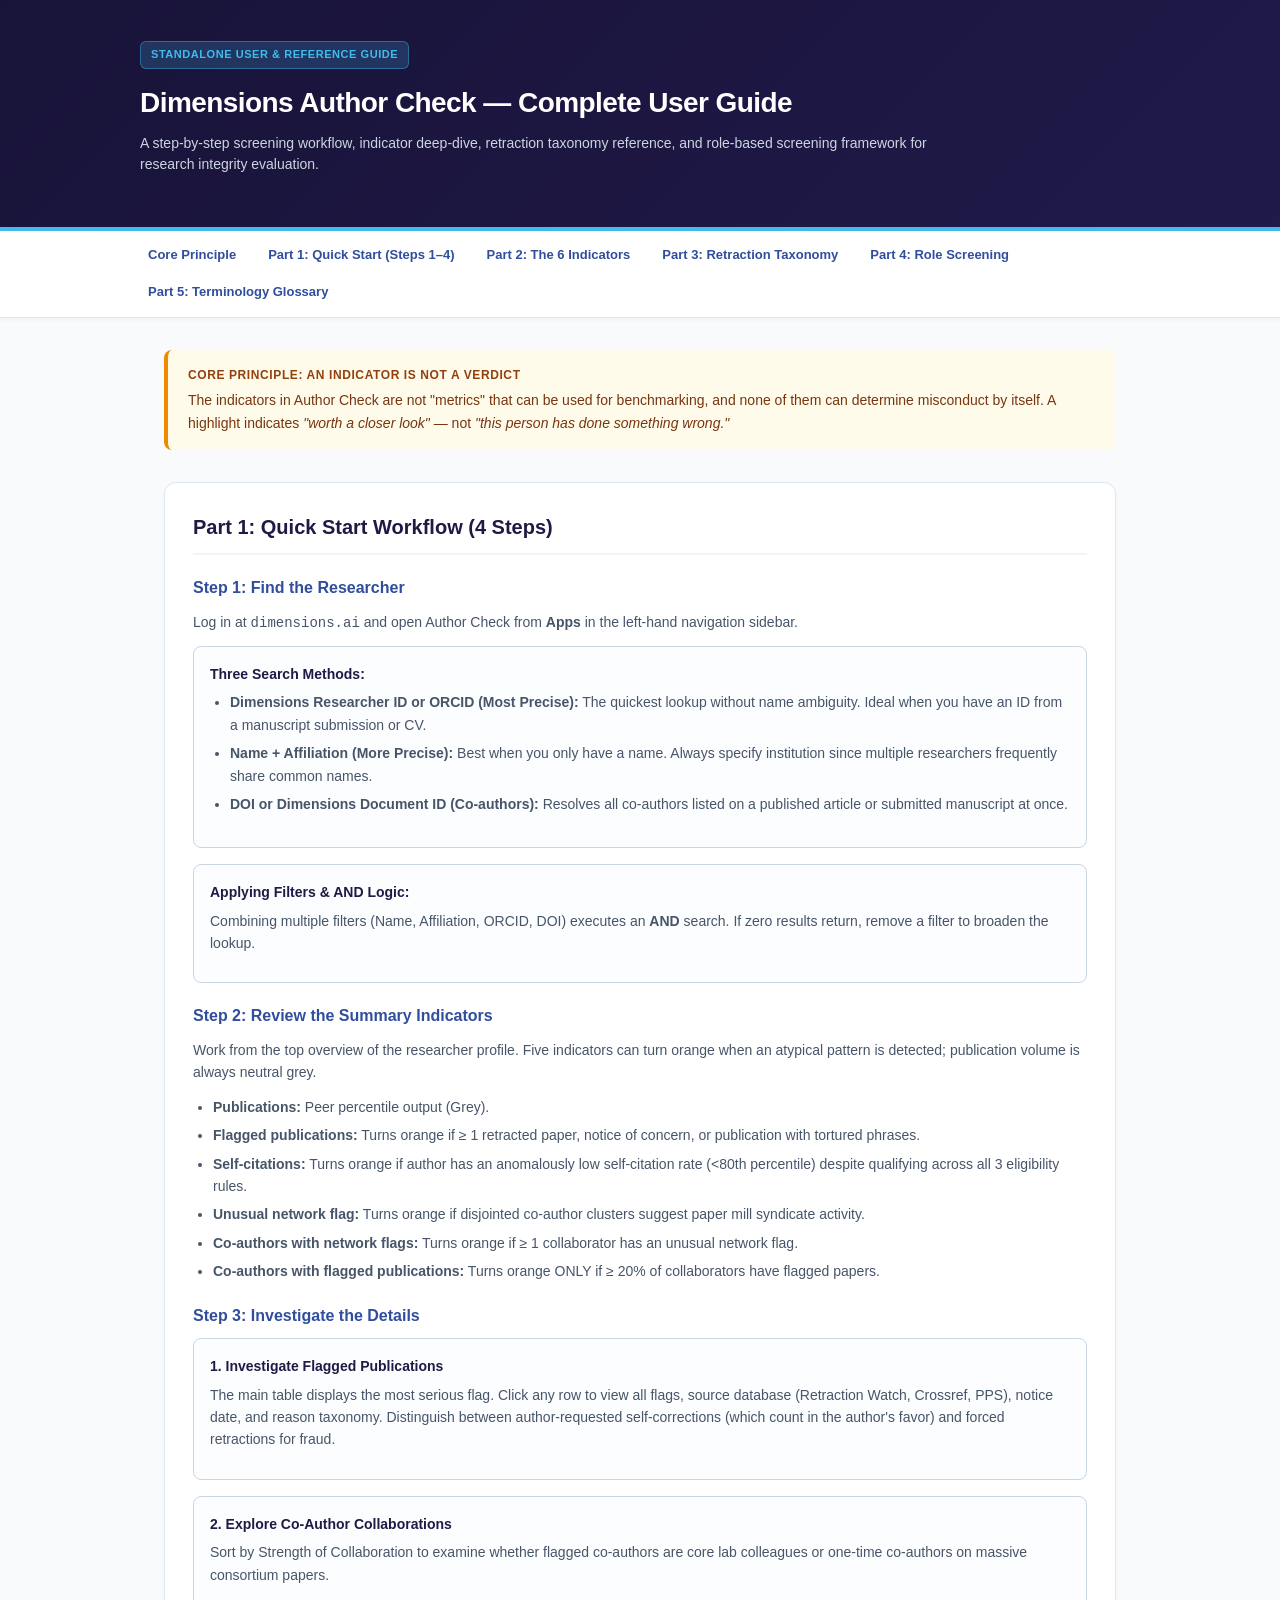
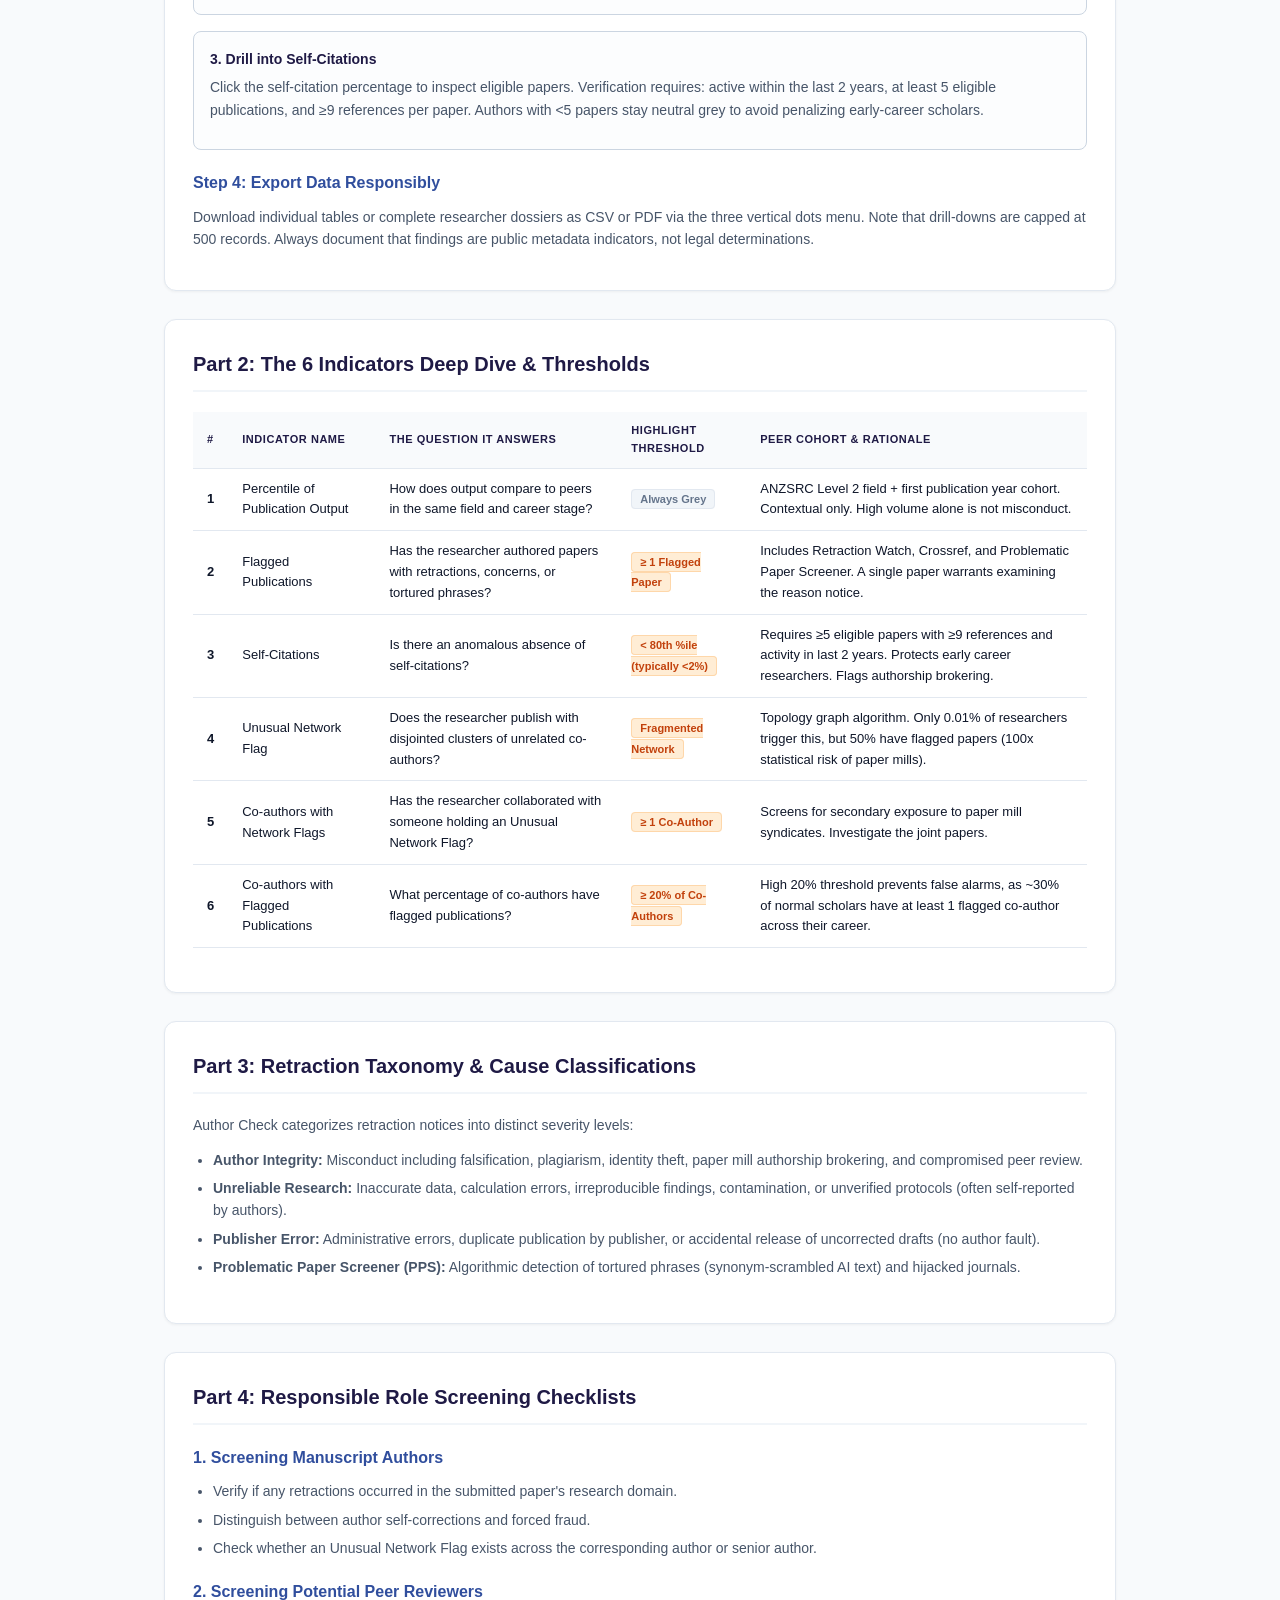
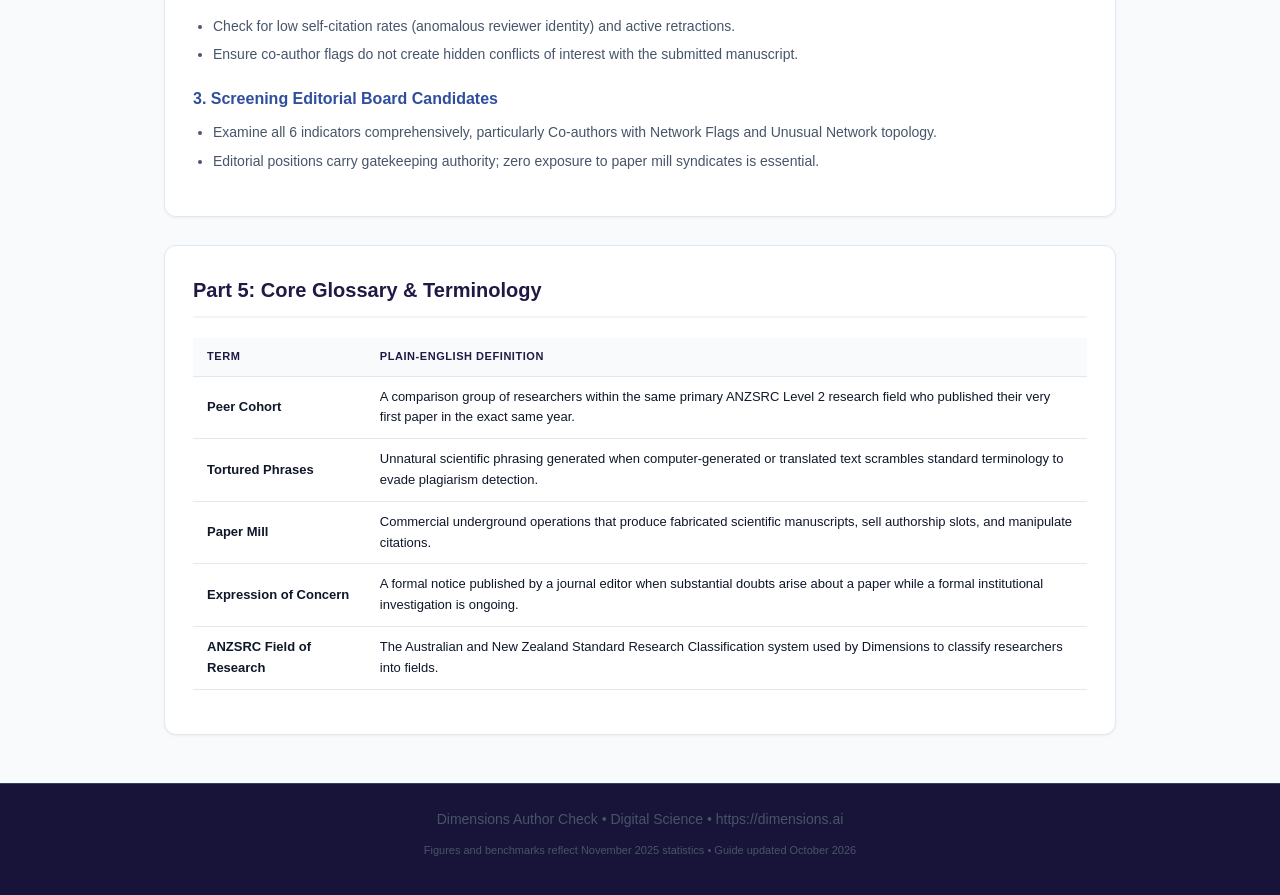
<file: public/Dimensions_Author_Check_User_Guide.html>
<!DOCTYPE html>
<html lang="en">
<head>
  <meta charset="UTF-8" />
  <meta name="viewport" content="width=device-width, initial-scale=1.0" />
  <title>Dimensions Author Check — User & Indicator Guide (Complete Reference)</title>
  <style>
    :root {
      --primary: #1f1a45;
      --secondary: #304e9d;
      --accent-blue: #40bbed;
      --accent-orange: #f18900;
      --accent-purple: #9333ea;
      --accent-green: #10b981;
      --bg-page: #f8fafc;
      --bg-card: #ffffff;
      --text-main: #0f172a;
      --text-muted: #475569;
      --border: #e2e8f0;
    }

    * {
      box-sizing: border-box;
      margin: 0;
      padding: 0;
    }

    body {
      font-family: -apple-system, BlinkMacSystemFont, "Segoe UI", Roboto, Helvetica, Arial, sans-serif;
      background-color: var(--bg-page);
      color: var(--text-main);
      line-height: 1.6;
      padding: 0;
    }

    header {
      background: linear-gradient(135deg, #181338 0%, #201a4a 100%);
      color: #ffffff;
      padding: 40px 24px;
      border-bottom: 4px solid var(--accent-blue);
    }

    .header-container {
      max-width: 1000px;
      margin: 0 auto;
    }

    .badge {
      display: inline-block;
      font-size: 11px;
      font-weight: 800;
      text-transform: uppercase;
      letter-spacing: 0.05em;
      padding: 4px 10px;
      border-radius: 6px;
      background: rgba(64, 187, 237, 0.2);
      color: var(--accent-blue);
      border: 1px solid rgba(64, 187, 237, 0.4);
      margin-bottom: 12px;
    }

    h1 {
      font-size: 28px;
      font-weight: 800;
      letter-spacing: -0.02em;
      margin-bottom: 8px;
    }

    .subtitle {
      font-size: 14px;
      color: #cbd5e1;
      max-width: 800px;
      line-height: 1.5;
    }

    .nav-bar {
      background: #ffffff;
      border-bottom: 1px solid var(--border);
      position: sticky;
      top: 0;
      z-index: 100;
      padding: 10px 24px;
      box-shadow: 0 2px 4px rgba(0,0,0,0.04);
    }

    .nav-container {
      max-width: 1000px;
      margin: 0 auto;
      display: flex;
      flex-wrap: wrap;
      gap: 8px 16px;
      align-items: center;
      font-size: 13px;
    }

    .nav-container a {
      color: var(--secondary);
      text-decoration: none;
      font-weight: 600;
      padding: 4px 8px;
      border-radius: 4px;
      transition: background 0.15s;
    }

    .nav-container a:hover {
      background: #e2e8f0;
      color: #0f172a;
    }

    main {
      max-width: 1000px;
      margin: 32px auto;
      padding: 0 24px;
    }

    .callout-principle {
      background: #fffbeb;
      border-left: 4px solid var(--accent-orange);
      padding: 16px 20px;
      border-radius: 8px;
      margin-bottom: 32px;
      font-size: 14px;
      color: #78350f;
    }

    .callout-principle strong {
      color: #92400e;
      display: block;
      margin-bottom: 4px;
      text-transform: uppercase;
      font-size: 12px;
      letter-spacing: 0.05em;
    }

    section {
      background: var(--bg-card);
      border: 1px solid var(--border);
      border-radius: 12px;
      padding: 28px;
      margin-bottom: 28px;
      box-shadow: 0 1px 3px rgba(0,0,0,0.05);
    }

    h2 {
      font-size: 20px;
      font-weight: 700;
      color: var(--primary);
      border-bottom: 2px solid #f1f5f9;
      padding-bottom: 10px;
      margin-bottom: 20px;
      display: flex;
      align-items: center;
      gap: 8px;
    }

    h3 {
      font-size: 16px;
      font-weight: 700;
      color: var(--secondary);
      margin: 20px 0 10px 0;
    }

    p, li {
      font-size: 14px;
      color: var(--text-muted);
      margin-bottom: 12px;
    }

    ul, ol {
      padding-left: 20px;
      margin-bottom: 16px;
    }

    li {
      margin-bottom: 6px;
    }

    table {
      width: 100%;
      border-collapse: collapse;
      margin: 16px 0;
      font-size: 13px;
    }

    th, td {
      padding: 10px 14px;
      text-align: left;
      border-bottom: 1px solid var(--border);
    }

    th {
      background: #f8fafc;
      color: var(--primary);
      font-weight: 700;
      text-transform: uppercase;
      font-size: 11px;
      letter-spacing: 0.05em;
    }

    tr:hover {
      background: #f1f5f9;
    }

    .badge-orange {
      background: #ffedd5;
      color: #c2410c;
      padding: 3px 8px;
      border-radius: 4px;
      font-weight: 700;
      font-size: 11px;
      border: 1px solid #fed7aa;
    }

    .badge-grey {
      background: #f1f5f9;
      color: #64748b;
      padding: 3px 8px;
      border-radius: 4px;
      font-weight: 700;
      font-size: 11px;
      border: 1px solid #e2e8f0;
    }

    .step-box {
      border: 1px solid #cbd5e1;
      border-radius: 8px;
      padding: 16px;
      margin-bottom: 16px;
      background: #fcfdfe;
    }

    .step-box h4 {
      font-size: 14px;
      font-weight: 700;
      color: var(--primary);
      margin-bottom: 6px;
    }

    footer {
      background: #181338;
      color: #94a3b8;
      padding: 24px;
      text-align: center;
      font-size: 12px;
      border-top: 1px solid #334155;
      margin-top: 48px;
    }

    @media print {
      body { background: #fff; }
      .nav-bar { display: none; }
      section { box-shadow: none; border: none; padding: 12px 0; }
      header { background: #fff; color: #000; border-bottom: 2px solid #000; padding: 20px 0; }
    }
  </style>
</head>
<body>

  <header>
    <div class="header-container">
      <span class="badge">Standalone User &amp; Reference Guide</span>
      <h1>Dimensions Author Check — Complete User Guide</h1>
      <p class="subtitle">
        A step-by-step screening workflow, indicator deep-dive, retraction taxonomy reference, and role-based screening framework for research integrity evaluation.
      </p>
    </div>
  </header>

  <nav class="nav-bar">
    <div class="nav-container">
      <a href="#principle">Core Principle</a>
      <a href="#quickstart">Part 1: Quick Start (Steps 1–4)</a>
      <a href="#indicators">Part 2: The 6 Indicators</a>
      <a href="#taxonomy">Part 3: Retraction Taxonomy</a>
      <a href="#roles">Part 4: Role Screening</a>
      <a href="#glossary">Part 5: Terminology Glossary</a>
    </div>
  </nav>

  <main>
    <div id="principle" class="callout-principle">
      <strong>Core Principle: An Indicator Is Not a Verdict</strong>
      The indicators in Author Check are not "metrics" that can be used for benchmarking, and none of them can determine misconduct by itself. A highlight indicates <em>"worth a closer look"</em> — not <em>"this person has done something wrong."</em>
    </div>

    <!-- PART 1: QUICK START WORKFLOW -->
    <section id="quickstart">
      <h2>Part 1: Quick Start Workflow (4 Steps)</h2>

      <h3>Step 1: Find the Researcher</h3>
      <p>Log in at <code>dimensions.ai</code> and open Author Check from <strong>Apps</strong> in the left-hand navigation sidebar.</p>
      
      <div class="step-box">
        <h4>Three Search Methods:</h4>
        <ul>
          <li><strong>Dimensions Researcher ID or ORCID (Most Precise):</strong> The quickest lookup without name ambiguity. Ideal when you have an ID from a manuscript submission or CV.</li>
          <li><strong>Name + Affiliation (More Precise):</strong> Best when you only have a name. Always specify institution since multiple researchers frequently share common names.</li>
          <li><strong>DOI or Dimensions Document ID (Co-authors):</strong> Resolves all co-authors listed on a published article or submitted manuscript at once.</li>
        </ul>
      </div>

      <div class="step-box">
        <h4>Applying Filters &amp; AND Logic:</h4>
        <p>Combining multiple filters (Name, Affiliation, ORCID, DOI) executes an <strong>AND</strong> search. If zero results return, remove a filter to broaden the lookup.</p>
      </div>

      <h3>Step 2: Review the Summary Indicators</h3>
      <p>Work from the top overview of the researcher profile. Five indicators can turn orange when an atypical pattern is detected; publication volume is always neutral grey.</p>
      <ul>
        <li><strong>Publications:</strong> Peer percentile output (Grey).</li>
        <li><strong>Flagged publications:</strong> Turns orange if &ge; 1 retracted paper, notice of concern, or publication with tortured phrases.</li>
        <li><strong>Self-citations:</strong> Turns orange if author has an anomalously low self-citation rate (&lt;80th percentile) despite qualifying across all 3 eligibility rules.</li>
        <li><strong>Unusual network flag:</strong> Turns orange if disjointed co-author clusters suggest paper mill syndicate activity.</li>
        <li><strong>Co-authors with network flags:</strong> Turns orange if &ge; 1 collaborator has an unusual network flag.</li>
        <li><strong>Co-authors with flagged publications:</strong> Turns orange ONLY if &ge; 20% of collaborators have flagged papers.</li>
      </ul>

      <h3>Step 3: Investigate the Details</h3>
      <div class="step-box">
        <h4>1. Investigate Flagged Publications</h4>
        <p>The main table displays the most serious flag. Click any row to view all flags, source database (Retraction Watch, Crossref, PPS), notice date, and reason taxonomy. Distinguish between author-requested self-corrections (which count in the author's favor) and forced retractions for fraud.</p>
      </div>
      <div class="step-box">
        <h4>2. Explore Co-Author Collaborations</h4>
        <p>Sort by Strength of Collaboration to examine whether flagged co-authors are core lab colleagues or one-time co-authors on massive consortium papers.</p>
      </div>
      <div class="step-box">
        <h4>3. Drill into Self-Citations</h4>
        <p>Click the self-citation percentage to inspect eligible papers. Verification requires: active within the last 2 years, at least 5 eligible publications, and &ge;9 references per paper. Authors with &lt;5 papers stay neutral grey to avoid penalizing early-career scholars.</p>
      </div>

      <h3>Step 4: Export Data Responsibly</h3>
      <p>Download individual tables or complete researcher dossiers as CSV or PDF via the three vertical dots menu. Note that drill-downs are capped at 500 records. Always document that findings are public metadata indicators, not legal determinations.</p>
    </section>

    <!-- PART 2: THE 6 INDICATORS -->
    <section id="indicators">
      <h2>Part 2: The 6 Indicators Deep Dive &amp; Thresholds</h2>
      <table>
        <thead>
          <tr>
            <th>#</th>
            <th>Indicator Name</th>
            <th>The Question It Answers</th>
            <th>Highlight Threshold</th>
            <th>Peer Cohort &amp; Rationale</th>
          </tr>
        </thead>
        <tbody>
          <tr>
            <td><strong>1</strong></td>
            <td>Percentile of Publication Output</td>
            <td>How does output compare to peers in the same field and career stage?</td>
            <td><span class="badge-grey">Always Grey</span></td>
            <td>ANZSRC Level 2 field + first publication year cohort. Contextual only. High volume alone is not misconduct.</td>
          </tr>
          <tr>
            <td><strong>2</strong></td>
            <td>Flagged Publications</td>
            <td>Has the researcher authored papers with retractions, concerns, or tortured phrases?</td>
            <td><span class="badge-orange">&ge; 1 Flagged Paper</span></td>
            <td>Includes Retraction Watch, Crossref, and Problematic Paper Screener. A single paper warrants examining the reason notice.</td>
          </tr>
          <tr>
            <td><strong>3</strong></td>
            <td>Self-Citations</td>
            <td>Is there an anomalous absence of self-citations?</td>
            <td><span class="badge-orange">&lt; 80th %ile (typically &lt;2%)</span></td>
            <td>Requires &ge;5 eligible papers with &ge;9 references and activity in last 2 years. Protects early career researchers. Flags authorship brokering.</td>
          </tr>
          <tr>
            <td><strong>4</strong></td>
            <td>Unusual Network Flag</td>
            <td>Does the researcher publish with disjointed clusters of unrelated co-authors?</td>
            <td><span class="badge-orange">Fragmented Network</span></td>
            <td>Topology graph algorithm. Only 0.01% of researchers trigger this, but 50% have flagged papers (100x statistical risk of paper mills).</td>
          </tr>
          <tr>
            <td><strong>5</strong></td>
            <td>Co-authors with Network Flags</td>
            <td>Has the researcher collaborated with someone holding an Unusual Network Flag?</td>
            <td><span class="badge-orange">&ge; 1 Co-Author</span></td>
            <td>Screens for secondary exposure to paper mill syndicates. Investigate the joint papers.</td>
          </tr>
          <tr>
            <td><strong>6</strong></td>
            <td>Co-authors with Flagged Publications</td>
            <td>What percentage of co-authors have flagged publications?</td>
            <td><span class="badge-orange">&ge; 20% of Co-Authors</span></td>
            <td>High 20% threshold prevents false alarms, as ~30% of normal scholars have at least 1 flagged co-author across their career.</td>
          </tr>
        </tbody>
      </table>
    </section>

    <!-- PART 3: RETRACTION TAXONOMY -->
    <section id="taxonomy">
      <h2>Part 3: Retraction Taxonomy &amp; Cause Classifications</h2>
      <p>Author Check categorizes retraction notices into distinct severity levels:</p>
      <ul>
        <li><strong>Author Integrity:</strong> Misconduct including falsification, plagiarism, identity theft, paper mill authorship brokering, and compromised peer review.</li>
        <li><strong>Unreliable Research:</strong> Inaccurate data, calculation errors, irreproducible findings, contamination, or unverified protocols (often self-reported by authors).</li>
        <li><strong>Publisher Error:</strong> Administrative errors, duplicate publication by publisher, or accidental release of uncorrected drafts (no author fault).</li>
        <li><strong>Problematic Paper Screener (PPS):</strong> Algorithmic detection of tortured phrases (synonym-scrambled AI text) and hijacked journals.</li>
      </ul>
    </section>

    <!-- PART 4: ROLE SCREENING -->
    <section id="roles">
      <h2>Part 4: Responsible Role Screening Checklists</h2>

      <h3>1. Screening Manuscript Authors</h3>
      <ul>
        <li>Verify if any retractions occurred in the submitted paper's research domain.</li>
        <li>Distinguish between author self-corrections and forced fraud.</li>
        <li>Check whether an Unusual Network Flag exists across the corresponding author or senior author.</li>
      </ul>

      <h3>2. Screening Potential Peer Reviewers</h3>
      <ul>
        <li>Check for low self-citation rates (anomalous reviewer identity) and active retractions.</li>
        <li>Ensure co-author flags do not create hidden conflicts of interest with the submitted manuscript.</li>
      </ul>

      <h3>3. Screening Editorial Board Candidates</h3>
      <ul>
        <li>Examine all 6 indicators comprehensively, particularly Co-authors with Network Flags and Unusual Network topology.</li>
        <li>Editorial positions carry gatekeeping authority; zero exposure to paper mill syndicates is essential.</li>
      </ul>
    </section>

    <!-- PART 5: GLOSSARY -->
    <section id="glossary">
      <h2>Part 5: Core Glossary &amp; Terminology</h2>
      <table>
        <thead>
          <tr>
            <th>Term</th>
            <th>Plain-English Definition</th>
          </tr>
        </thead>
        <tbody>
          <tr>
            <td><strong>Peer Cohort</strong></td>
            <td>A comparison group of researchers within the same primary ANZSRC Level 2 research field who published their very first paper in the exact same year.</td>
          </tr>
          <tr>
            <td><strong>Tortured Phrases</strong></td>
            <td>Unnatural scientific phrasing generated when computer-generated or translated text scrambles standard terminology to evade plagiarism detection.</td>
          </tr>
          <tr>
            <td><strong>Paper Mill</strong></td>
            <td>Commercial underground operations that produce fabricated scientific manuscripts, sell authorship slots, and manipulate citations.</td>
          </tr>
          <tr>
            <td><strong>Expression of Concern</strong></td>
            <td>A formal notice published by a journal editor when substantial doubts arise about a paper while a formal institutional investigation is ongoing.</td>
          </tr>
          <tr>
            <td><strong>ANZSRC Field of Research</strong></td>
            <td>The Australian and New Zealand Standard Research Classification system used by Dimensions to classify researchers into fields.</td>
          </tr>
        </tbody>
      </table>
    </section>
  </main>

  <footer>
    <p>Dimensions Author Check &bull; Digital Science &bull; https://dimensions.ai</p>
    <p style="margin-top: 4px; font-size: 11px;">Figures and benchmarks reflect November 2025 statistics &bull; Guide updated October 2026</p>
  </footer>

</body>
</html>
</file>
